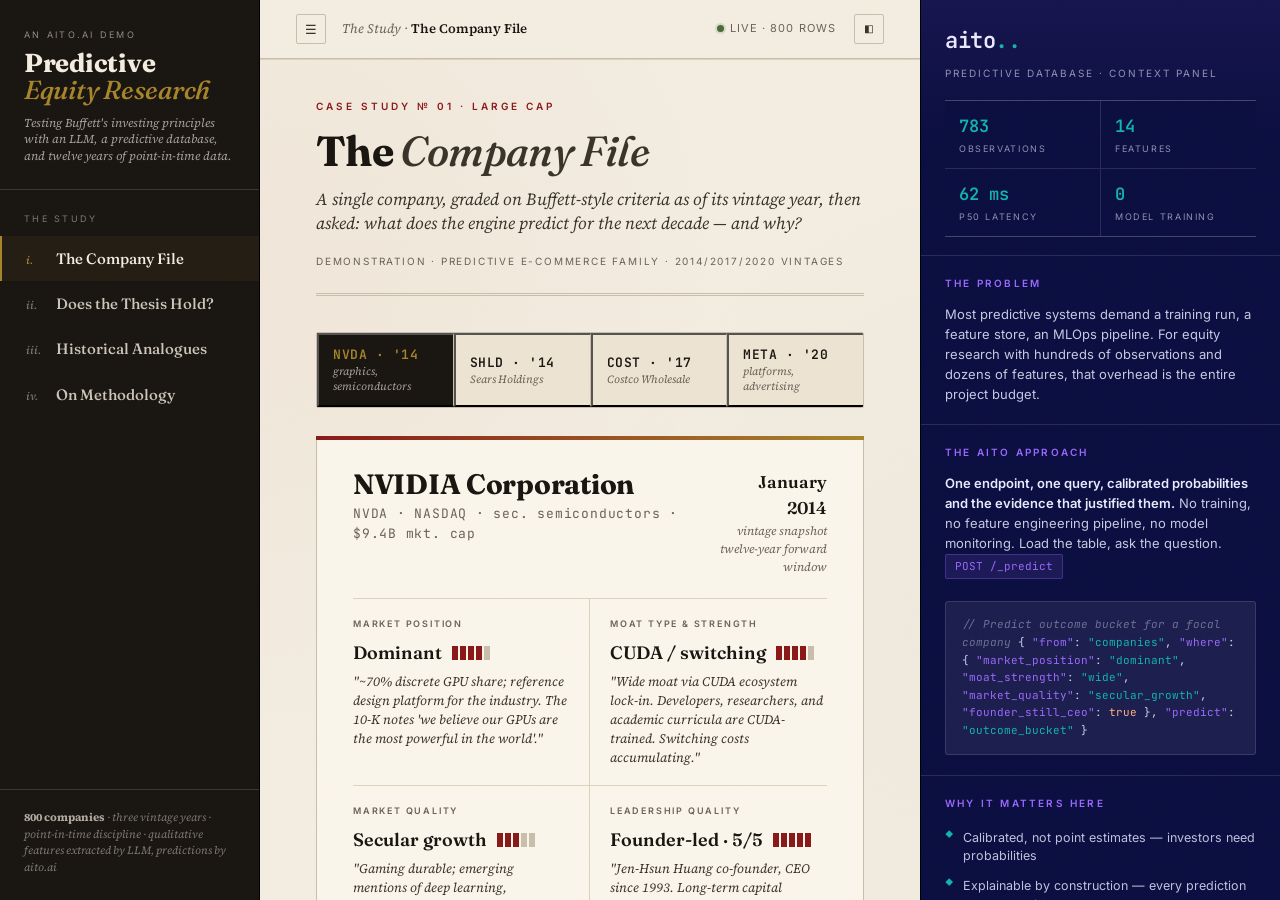
<file: aito-equity-demo.html>
<!DOCTYPE html>
<html lang="en">
<head>
<meta charset="UTF-8">
<meta name="viewport" content="width=device-width, initial-scale=1.0">
<title>Predictive Equity Research · aito.ai</title>
<link rel="preconnect" href="https://fonts.googleapis.com">
<link rel="preconnect" href="https://fonts.gstatic.com" crossorigin>
<link href="https://fonts.googleapis.com/css2?family=Fraunces:opsz,wght@9..144,400;9..144,500;9..144,600;9..144,700;9..144,800&family=Source+Serif+4:opsz,wght@8..60,400;8..60,500;8..60,600&family=JetBrains+Mono:wght@400;500;600&family=Inter:wght@400;500;600&display=swap" rel="stylesheet">
<style>
  :root {
    --paper: #f4ede1;
    --paper-2: #ede4d3;
    --ink: #1a1612;
    --ink-soft: #3a342b;
    --ink-fade: #6b6358;
    --rule: #c9bfac;
    --rule-soft: #ddd2bc;
    --accent: #8b1a1a;     /* burgundy */
    --accent-2: #1d3a5f;   /* deep navy */
    --gold: #a8862c;
    --green: #4a6b3a;
    --red: #8b3a2a;
    --aito-bg: #0c0f41;
    --aito-text: #e8eaff;
    --aito-fade: rgba(232, 234, 255, 0.6);
    --aito-teal: #12B5AD;
    --aito-purple: #9B69FF;
    --aito-card: rgba(255, 255, 255, 0.07);
    --aito-border: rgba(255, 255, 255, 0.12);
  }

  * { box-sizing: border-box; margin: 0; padding: 0; }

  html, body {
    height: 100%;
    font-family: 'Source Serif 4', Georgia, serif;
    background: var(--paper);
    color: var(--ink);
    font-size: 15px;
    line-height: 1.55;
  }

  body {
    background-image:
      radial-gradient(circle at 20% 30%, rgba(139, 26, 26, 0.03) 0%, transparent 40%),
      radial-gradient(circle at 80% 70%, rgba(29, 58, 95, 0.025) 0%, transparent 40%);
  }

  /* Paper grain texture */
  body::before {
    content: '';
    position: fixed;
    inset: 0;
    background-image:
      url("data:image/svg+xml,%3Csvg xmlns='http://www.w3.org/2000/svg' width='200' height='200'%3E%3Cfilter id='n'%3E%3CfeTurbulence type='fractalNoise' baseFrequency='0.85' numOctaves='2' /%3E%3CfeColorMatrix values='0 0 0 0 0.15 0 0 0 0 0.12 0 0 0 0 0.08 0 0 0 0.04 0'/%3E%3C/filter%3E%3Crect width='200' height='200' filter='url(%23n)'/%3E%3C/svg%3E");
    pointer-events: none;
    z-index: 1000;
    opacity: 0.4;
  }

  .app {
    display: grid;
    grid-template-columns: 260px 1fr 360px;
    height: 100vh;
    position: relative;
    z-index: 1;
  }

  .app.sidebar-collapsed { grid-template-columns: 0 1fr 360px; }
  .app.aito-collapsed { grid-template-columns: 260px 1fr 0; }
  .app.sidebar-collapsed.aito-collapsed { grid-template-columns: 0 1fr 0; }

  /* ===== LEFT SIDEBAR — editorial masthead style ===== */
  .sidebar {
    background: var(--ink);
    color: var(--paper);
    padding: 28px 0 24px;
    overflow: hidden;
    border-right: 1px solid #000;
    display: flex;
    flex-direction: column;
  }

  .masthead {
    padding: 0 24px 24px;
    border-bottom: 1px solid rgba(244, 237, 225, 0.15);
  }

  .masthead-eyebrow {
    font-family: 'Inter', sans-serif;
    font-size: 9px;
    letter-spacing: 0.25em;
    text-transform: uppercase;
    color: rgba(244, 237, 225, 0.55);
    margin-bottom: 8px;
  }

  .masthead-title {
    font-family: 'Fraunces', serif;
    font-weight: 700;
    font-size: 26px;
    line-height: 1.05;
    letter-spacing: -0.01em;
    color: var(--paper);
  }

  .masthead-title em {
    font-style: italic;
    font-weight: 500;
    color: var(--gold);
  }

  .masthead-sub {
    font-family: 'Source Serif 4', serif;
    font-style: italic;
    font-size: 12px;
    color: rgba(244, 237, 225, 0.65);
    margin-top: 10px;
    line-height: 1.4;
  }

  .nav-section {
    padding: 22px 0 6px;
  }

  .nav-label {
    font-family: 'Inter', sans-serif;
    font-size: 9px;
    letter-spacing: 0.25em;
    text-transform: uppercase;
    color: rgba(244, 237, 225, 0.45);
    padding: 0 24px;
    margin-bottom: 10px;
  }

  .nav-item {
    display: flex;
    align-items: baseline;
    gap: 12px;
    padding: 11px 24px;
    cursor: pointer;
    border-left: 2px solid transparent;
    color: rgba(244, 237, 225, 0.82);
    font-family: 'Fraunces', serif;
    font-size: 15px;
    font-weight: 500;
    transition: all 0.15s ease;
  }

  .nav-item:hover {
    background: rgba(244, 237, 225, 0.04);
    color: var(--paper);
  }

  .nav-item.active {
    background: rgba(168, 134, 44, 0.08);
    border-left-color: var(--gold);
    color: var(--paper);
  }

  .nav-num {
    font-family: 'Source Serif 4', serif;
    font-style: italic;
    font-size: 11px;
    color: rgba(244, 237, 225, 0.45);
    min-width: 18px;
  }

  .nav-item.active .nav-num { color: var(--gold); }

  .sidebar-footer {
    margin-top: auto;
    padding: 20px 24px 0;
    border-top: 1px solid rgba(244, 237, 225, 0.15);
    font-family: 'Source Serif 4', serif;
    font-style: italic;
    font-size: 11px;
    color: rgba(244, 237, 225, 0.45);
    line-height: 1.5;
  }

  .sidebar-footer strong {
    font-style: normal;
    color: rgba(244, 237, 225, 0.7);
  }

  /* ===== CENTER CONTENT ===== */
  .main {
    overflow-y: auto;
    position: relative;
  }

  .topbar {
    position: sticky;
    top: 0;
    background: var(--paper);
    border-bottom: 1px solid var(--rule);
    padding: 14px 36px;
    display: flex;
    align-items: center;
    justify-content: space-between;
    z-index: 10;
    box-shadow: 0 1px 0 var(--rule-soft);
  }

  .topbar-left {
    display: flex;
    align-items: center;
    gap: 16px;
  }

  .toggle-btn {
    background: transparent;
    border: 1px solid var(--rule);
    width: 30px;
    height: 30px;
    border-radius: 2px;
    cursor: pointer;
    font-size: 13px;
    color: var(--ink-soft);
    display: flex;
    align-items: center;
    justify-content: center;
    transition: all 0.15s;
    font-family: 'JetBrains Mono', monospace;
  }

  .toggle-btn:hover {
    background: var(--ink);
    color: var(--paper);
    border-color: var(--ink);
  }

  .breadcrumb {
    font-family: 'Source Serif 4', serif;
    font-style: italic;
    font-size: 13px;
    color: var(--ink-fade);
  }

  .breadcrumb b {
    font-style: normal;
    font-weight: 600;
    color: var(--ink);
  }

  .topbar-right {
    display: flex;
    align-items: center;
    gap: 18px;
    font-family: 'Inter', sans-serif;
    font-size: 11px;
    letter-spacing: 0.1em;
    text-transform: uppercase;
    color: var(--ink-fade);
  }

  .topbar-right .dot {
    width: 7px;
    height: 7px;
    background: var(--green);
    border-radius: 50%;
    display: inline-block;
    margin-right: 6px;
    box-shadow: 0 0 0 2px rgba(74, 107, 58, 0.15);
  }

  .content {
    padding: 40px 56px 80px;
    max-width: 880px;
  }

  /* ===== EDITORIAL HEADERS ===== */
  .article-header {
    margin-bottom: 36px;
    padding-bottom: 24px;
    border-bottom: 3px double var(--rule);
  }

  .article-eyebrow {
    font-family: 'Inter', sans-serif;
    font-size: 10px;
    letter-spacing: 0.3em;
    text-transform: uppercase;
    color: var(--accent);
    margin-bottom: 14px;
    font-weight: 600;
  }

  .article-title {
    font-family: 'Fraunces', serif;
    font-weight: 700;
    font-size: 42px;
    line-height: 1.05;
    letter-spacing: -0.015em;
    color: var(--ink);
    margin-bottom: 14px;
  }

  .article-title em {
    font-style: italic;
    font-weight: 500;
    color: var(--ink-soft);
  }

  .article-deck {
    font-family: 'Source Serif 4', serif;
    font-size: 17px;
    font-style: italic;
    color: var(--ink-soft);
    line-height: 1.45;
    max-width: 640px;
  }

  .article-byline {
    margin-top: 18px;
    font-family: 'Inter', sans-serif;
    font-size: 10px;
    letter-spacing: 0.18em;
    text-transform: uppercase;
    color: var(--ink-fade);
  }

  /* ===== SECTION RULES ===== */
  .section {
    margin-bottom: 40px;
  }

  .section-rule {
    display: flex;
    align-items: center;
    gap: 14px;
    margin: 36px 0 22px;
  }

  .section-rule::before,
  .section-rule::after {
    content: '';
    flex: 1;
    height: 1px;
    background: var(--rule);
  }

  .section-rule span {
    font-family: 'Inter', sans-serif;
    font-size: 10px;
    letter-spacing: 0.3em;
    text-transform: uppercase;
    color: var(--ink-fade);
    font-weight: 600;
  }

  /* ===== COMPANY PROFILE CARD ===== */
  .company-selector {
    display: flex;
    gap: 0;
    border: 1px solid var(--rule);
    border-radius: 2px;
    background: var(--paper-2);
    margin-bottom: 28px;
    overflow: hidden;
  }

  .company-chip {
    flex: 1;
    padding: 11px 14px;
    border-right: 1px solid var(--rule);
    cursor: pointer;
    text-align: left;
    background: transparent;
    transition: all 0.15s;
  }

  .company-chip:last-child { border-right: none; }

  .company-chip:hover {
    background: rgba(168, 134, 44, 0.08);
  }

  .company-chip.active {
    background: var(--ink);
    color: var(--paper);
  }

  .company-chip-ticker {
    font-family: 'JetBrains Mono', monospace;
    font-size: 13px;
    font-weight: 600;
    letter-spacing: 0.04em;
    color: var(--ink);
  }

  .company-chip.active .company-chip-ticker { color: var(--gold); }

  .company-chip-name {
    font-family: 'Source Serif 4', serif;
    font-size: 11px;
    font-style: italic;
    color: var(--ink-fade);
    margin-top: 1px;
  }

  .company-chip.active .company-chip-name {
    color: rgba(244, 237, 225, 0.65);
  }

  /* ===== MAIN COMPANY CARD ===== */
  .profile-card {
    background: #fbf6ec;
    border: 1px solid var(--rule);
    padding: 32px 36px;
    margin-bottom: 32px;
    position: relative;
  }

  .profile-card::before {
    content: '';
    position: absolute;
    top: -1px; left: -1px; right: -1px;
    height: 4px;
    background: linear-gradient(90deg, var(--accent) 0%, var(--gold) 100%);
  }

  .profile-head {
    display: flex;
    justify-content: space-between;
    align-items: flex-start;
    gap: 28px;
    margin-bottom: 22px;
  }

  .profile-title h2 {
    font-family: 'Fraunces', serif;
    font-weight: 700;
    font-size: 28px;
    line-height: 1.1;
    color: var(--ink);
    letter-spacing: -0.01em;
  }

  .profile-title .ticker {
    font-family: 'JetBrains Mono', monospace;
    font-size: 13px;
    color: var(--ink-fade);
    margin-top: 4px;
    letter-spacing: 0.06em;
  }

  .profile-vintage {
    text-align: right;
    font-family: 'Source Serif 4', serif;
    font-style: italic;
    font-size: 12px;
    color: var(--ink-fade);
    line-height: 1.5;
  }

  .profile-vintage b {
    font-style: normal;
    font-family: 'Fraunces', serif;
    font-weight: 600;
    font-size: 17px;
    display: block;
    color: var(--ink);
    margin-bottom: 2px;
  }

  /* ===== QUALITATIVE GRADES ===== */
  .grades {
    display: grid;
    grid-template-columns: repeat(2, 1fr);
    gap: 0;
    border-top: 1px solid var(--rule-soft);
  }

  .grade {
    padding: 18px 0;
    border-bottom: 1px solid var(--rule-soft);
    border-right: 1px solid var(--rule-soft);
    padding-right: 20px;
  }

  .grade:nth-child(2n) {
    padding-right: 0;
    padding-left: 20px;
    border-right: none;
  }

  .grade-label {
    font-family: 'Inter', sans-serif;
    font-size: 9px;
    letter-spacing: 0.2em;
    text-transform: uppercase;
    color: var(--ink-fade);
    font-weight: 600;
    margin-bottom: 8px;
  }

  .grade-value {
    font-family: 'Fraunces', serif;
    font-weight: 600;
    font-size: 18px;
    color: var(--ink);
    margin-bottom: 6px;
    display: flex;
    align-items: center;
    gap: 10px;
  }

  .grade-pip {
    display: inline-flex;
    gap: 2px;
  }

  .grade-pip span {
    width: 6px;
    height: 14px;
    background: var(--rule);
  }

  .grade-pip span.on { background: var(--accent); }

  .grade-evidence {
    font-family: 'Source Serif 4', serif;
    font-size: 13px;
    font-style: italic;
    color: var(--ink-soft);
    line-height: 1.45;
  }

  /* ===== PREDICTION BLOCK ===== */
  .prediction {
    background: var(--ink);
    color: var(--paper);
    padding: 28px 32px;
    margin-top: 28px;
    border-radius: 1px;
    position: relative;
  }

  .prediction-head {
    display: flex;
    justify-content: space-between;
    align-items: baseline;
    margin-bottom: 18px;
    padding-bottom: 14px;
    border-bottom: 1px solid rgba(244, 237, 225, 0.18);
  }

  .prediction-head h3 {
    font-family: 'Fraunces', serif;
    font-weight: 600;
    font-size: 18px;
    color: var(--paper);
  }

  .prediction-head h3 em {
    font-style: italic;
    color: var(--gold);
    font-weight: 500;
  }

  .prediction-confidence {
    font-family: 'JetBrains Mono', monospace;
    font-size: 11px;
    color: rgba(244, 237, 225, 0.7);
  }

  .prediction-confidence b { color: var(--gold); }

  .outcome-bars {
    display: flex;
    flex-direction: column;
    gap: 9px;
  }

  .outcome-bar {
    display: grid;
    grid-template-columns: 90px 1fr 56px;
    gap: 14px;
    align-items: center;
  }

  .outcome-bar-label {
    font-family: 'Source Serif 4', serif;
    font-size: 13px;
    color: rgba(244, 237, 225, 0.85);
  }

  .outcome-bar-label em {
    font-style: italic;
    color: rgba(244, 237, 225, 0.55);
    font-size: 11px;
  }

  .outcome-bar-track {
    height: 14px;
    background: rgba(244, 237, 225, 0.08);
    position: relative;
    overflow: hidden;
  }

  .outcome-bar-fill {
    height: 100%;
    background: var(--gold);
    transition: width 0.4s ease;
  }

  .outcome-bar-fill.peak {
    background: linear-gradient(90deg, var(--gold), #d4a743);
    box-shadow: 0 0 12px rgba(168, 134, 44, 0.4);
  }

  .outcome-bar-value {
    font-family: 'JetBrains Mono', monospace;
    font-size: 12px;
    color: var(--paper);
    text-align: right;
  }

  /* ===== RELATE / FEATURE IMPORTANCE ===== */
  .relate-grid {
    display: flex;
    flex-direction: column;
    gap: 0;
    background: #fbf6ec;
    border: 1px solid var(--rule);
  }

  .relate-row {
    display: grid;
    grid-template-columns: 28px 200px 1fr 90px;
    gap: 16px;
    align-items: center;
    padding: 13px 20px;
    border-bottom: 1px solid var(--rule-soft);
  }

  .relate-row:last-child { border-bottom: none; }

  .relate-rank {
    font-family: 'Source Serif 4', serif;
    font-style: italic;
    font-size: 13px;
    color: var(--ink-fade);
    text-align: center;
  }

  .relate-feature {
    font-family: 'Fraunces', serif;
    font-size: 14px;
    font-weight: 500;
    color: var(--ink);
  }

  .relate-feature .type-tag {
    font-family: 'Inter', sans-serif;
    font-size: 8px;
    letter-spacing: 0.15em;
    text-transform: uppercase;
    padding: 1px 6px;
    margin-left: 8px;
    background: var(--accent);
    color: var(--paper);
    vertical-align: middle;
    font-weight: 600;
  }

  .relate-feature .type-tag.quant {
    background: var(--accent-2);
  }

  .relate-bar {
    height: 8px;
    background: rgba(139, 26, 26, 0.1);
    position: relative;
    overflow: hidden;
  }

  .relate-bar-fill {
    height: 100%;
    background: var(--accent);
  }

  .relate-bar-fill.quant { background: var(--accent-2); }

  .relate-lift {
    font-family: 'JetBrains Mono', monospace;
    font-size: 12px;
    color: var(--ink);
    text-align: right;
    font-weight: 600;
  }

  /* ===== SIMILARITY ===== */
  .similar-card {
    display: grid;
    grid-template-columns: 1fr 1fr 1fr;
    gap: 18px;
    margin-top: 18px;
  }

  .similar-item {
    background: #fbf6ec;
    border: 1px solid var(--rule);
    padding: 20px;
    position: relative;
  }

  .similar-item-rank {
    position: absolute;
    top: 14px;
    right: 16px;
    font-family: 'Source Serif 4', serif;
    font-style: italic;
    color: var(--ink-fade);
    font-size: 12px;
  }

  .similar-item h4 {
    font-family: 'Fraunces', serif;
    font-weight: 600;
    font-size: 17px;
    color: var(--ink);
    margin-bottom: 4px;
  }

  .similar-item-meta {
    font-family: 'JetBrains Mono', monospace;
    font-size: 10px;
    color: var(--ink-fade);
    margin-bottom: 12px;
    letter-spacing: 0.04em;
  }

  .similar-item-outcome {
    font-family: 'Source Serif 4', serif;
    font-style: italic;
    font-size: 13px;
    color: var(--ink-soft);
    padding-top: 12px;
    border-top: 1px solid var(--rule-soft);
  }

  .similar-item-outcome b {
    font-style: normal;
    font-family: 'Fraunces', serif;
    color: var(--green);
  }

  .similar-item-outcome b.red { color: var(--red); }

  /* ===== METHODOLOGY ===== */
  .methodology-grid {
    display: grid;
    grid-template-columns: repeat(2, 1fr);
    gap: 24px;
    margin-top: 20px;
  }

  .method-card {
    background: #fbf6ec;
    border: 1px solid var(--rule);
    padding: 22px 24px;
    position: relative;
  }

  .method-card-num {
    position: absolute;
    top: -12px;
    left: 22px;
    background: var(--paper);
    padding: 0 8px;
    font-family: 'Fraunces', serif;
    font-style: italic;
    color: var(--accent);
    font-size: 13px;
    font-weight: 600;
  }

  .method-card h4 {
    font-family: 'Fraunces', serif;
    font-weight: 600;
    font-size: 15px;
    color: var(--ink);
    margin-bottom: 8px;
    margin-top: 4px;
  }

  .method-card p {
    font-size: 13px;
    line-height: 1.55;
    color: var(--ink-soft);
  }

  /* ===== CONFIDENCE CHART ===== */
  .calib-chart {
    background: #fbf6ec;
    border: 1px solid var(--rule);
    padding: 28px;
    margin-top: 18px;
  }

  .calib-bars {
    display: flex;
    align-items: flex-end;
    gap: 14px;
    height: 220px;
    margin-bottom: 18px;
    padding: 0 8px;
    border-bottom: 1.5px solid var(--ink);
    position: relative;
  }

  .calib-bar {
    flex: 1;
    display: flex;
    flex-direction: column;
    align-items: center;
    gap: 6px;
    position: relative;
  }

  .calib-bar-pair {
    display: flex;
    gap: 3px;
    align-items: flex-end;
    width: 100%;
    justify-content: center;
  }

  .calib-bar-actual,
  .calib-bar-predicted {
    width: 22px;
  }

  .calib-bar-actual { background: var(--accent); }
  .calib-bar-predicted {
    background: var(--rule);
    border: 1px solid var(--ink-fade);
  }

  .calib-bar-label {
    font-family: 'JetBrains Mono', monospace;
    font-size: 10px;
    color: var(--ink-fade);
    position: absolute;
    bottom: -20px;
  }

  .calib-legend {
    display: flex;
    justify-content: center;
    gap: 28px;
    margin-top: 8px;
    font-family: 'Source Serif 4', serif;
    font-style: italic;
    font-size: 12px;
    color: var(--ink-soft);
  }

  .legend-swatch {
    display: inline-block;
    width: 12px;
    height: 12px;
    margin-right: 6px;
    vertical-align: middle;
  }

  /* ===== PULLQUOTE ===== */
  .pullquote {
    margin: 40px 0;
    padding: 0 0 0 28px;
    border-left: 3px solid var(--accent);
    font-family: 'Fraunces', serif;
    font-style: italic;
    font-size: 20px;
    line-height: 1.4;
    color: var(--ink-soft);
    font-weight: 400;
  }

  .pullquote-attr {
    display: block;
    margin-top: 14px;
    font-style: normal;
    font-size: 11px;
    letter-spacing: 0.18em;
    text-transform: uppercase;
    color: var(--ink-fade);
    font-family: 'Inter', sans-serif;
    font-weight: 500;
  }

  /* ===== AITO RIGHT PANEL ===== */
  .aito-panel {
    background: var(--aito-bg);
    color: var(--aito-text);
    overflow-y: auto;
    border-left: 1px solid #000;
    display: flex;
    flex-direction: column;
    position: relative;
  }

  .aito-panel::before {
    content: '';
    position: absolute;
    top: 0; left: 0; right: 0;
    height: 140px;
    background: linear-gradient(180deg, rgba(155, 105, 255, 0.08) 0%, transparent 100%);
    pointer-events: none;
  }

  .aito-head {
    padding: 24px 24px 18px;
    border-bottom: 1px solid var(--aito-border);
    position: relative;
  }

  .aito-wordmark {
    font-family: 'JetBrains Mono', monospace;
    font-size: 22px;
    font-weight: 600;
    letter-spacing: -0.02em;
    color: var(--aito-text);
  }

  .aito-wordmark .ai { color: var(--aito-teal); }

  .aito-tagline {
    font-family: 'Inter', sans-serif;
    font-size: 10px;
    letter-spacing: 0.2em;
    text-transform: uppercase;
    color: var(--aito-fade);
    margin-top: 8px;
  }

  .aito-stats {
    display: grid;
    grid-template-columns: repeat(2, 1fr);
    gap: 1px;
    background: var(--aito-border);
    margin: 18px 0 0;
    border-top: 1px solid var(--aito-border);
    border-bottom: 1px solid var(--aito-border);
  }

  .aito-stat {
    background: var(--aito-bg);
    padding: 12px 14px;
  }

  .aito-stat-val {
    font-family: 'JetBrains Mono', monospace;
    font-size: 17px;
    font-weight: 600;
    color: var(--aito-teal);
  }

  .aito-stat-label {
    font-family: 'Inter', sans-serif;
    font-size: 9px;
    letter-spacing: 0.18em;
    text-transform: uppercase;
    color: var(--aito-fade);
    margin-top: 3px;
  }

  .aito-section {
    padding: 20px 24px;
    border-bottom: 1px solid var(--aito-border);
  }

  .aito-section-label {
    font-family: 'Inter', sans-serif;
    font-size: 10px;
    letter-spacing: 0.22em;
    text-transform: uppercase;
    color: var(--aito-purple);
    margin-bottom: 12px;
    font-weight: 600;
  }

  .aito-endpoint {
    display: inline-flex;
    align-items: center;
    background: rgba(155, 105, 255, 0.12);
    border: 1px solid rgba(155, 105, 255, 0.3);
    color: var(--aito-purple);
    padding: 3px 9px;
    border-radius: 2px;
    font-family: 'JetBrains Mono', monospace;
    font-size: 11px;
    margin-bottom: 10px;
  }

  .aito-section p {
    font-family: 'Inter', sans-serif;
    font-size: 13px;
    line-height: 1.55;
    color: rgba(232, 234, 255, 0.85);
  }

  .aito-section p + p { margin-top: 10px; }

  .aito-section strong { color: var(--aito-text); font-weight: 600; }

  .aito-code {
    background: var(--aito-card);
    border-radius: 3px;
    padding: 14px 16px;
    font-family: 'JetBrains Mono', monospace;
    font-size: 11px;
    color: rgba(232, 234, 255, 0.88);
    line-height: 1.6;
    margin-top: 12px;
    overflow-x: auto;
    border: 1px solid var(--aito-border);
  }

  .aito-code .k { color: var(--aito-purple); }
  .aito-code .s { color: var(--aito-teal); }
  .aito-code .n { color: #ffb380; }
  .aito-code .c { color: rgba(232, 234, 255, 0.4); font-style: italic; }

  .aito-bullets {
    list-style: none;
    padding: 0;
    margin-top: 6px;
  }

  .aito-bullets li {
    font-family: 'Inter', sans-serif;
    font-size: 12.5px;
    color: rgba(232, 234, 255, 0.82);
    padding: 6px 0 6px 18px;
    position: relative;
    line-height: 1.45;
  }

  .aito-bullets li::before {
    content: '◆';
    color: var(--aito-teal);
    position: absolute;
    left: 0;
    top: 6px;
    font-size: 8px;
  }

  .aito-cta {
    margin-top: auto;
    padding: 20px 24px;
    border-top: 1px solid var(--aito-border);
    background: linear-gradient(180deg, transparent 0%, rgba(18, 181, 173, 0.05) 100%);
  }

  .aito-cta-btn {
    display: block;
    width: 100%;
    padding: 12px;
    background: var(--aito-teal);
    color: var(--aito-bg);
    border: none;
    font-family: 'Inter', sans-serif;
    font-size: 12px;
    font-weight: 600;
    letter-spacing: 0.15em;
    text-transform: uppercase;
    cursor: pointer;
    text-align: center;
    transition: all 0.2s;
  }

  .aito-cta-btn:hover {
    box-shadow: 0 0 24px rgba(18, 181, 173, 0.45);
    transform: translateY(-1px);
  }

  .aito-cta-note {
    text-align: center;
    margin-top: 10px;
    font-family: 'Source Serif 4', serif;
    font-style: italic;
    font-size: 11px;
    color: var(--aito-fade);
  }

  /* ===== VIEW VISIBILITY ===== */
  .view { display: none; }
  .view.active { display: block; }

  /* ===== Scrollbar ===== */
  .main::-webkit-scrollbar,
  .aito-panel::-webkit-scrollbar { width: 8px; }
  .main::-webkit-scrollbar-track { background: var(--paper-2); }
  .main::-webkit-scrollbar-thumb { background: var(--rule); }
  .aito-panel::-webkit-scrollbar-track { background: rgba(255,255,255,0.03); }
  .aito-panel::-webkit-scrollbar-thumb { background: rgba(255,255,255,0.12); }

  /* ===== RESPONSIVE ===== */
  @media (max-width: 1100px) {
    .app { grid-template-columns: 240px 1fr 320px; }
    .content { padding: 32px 36px 60px; }
    .article-title { font-size: 34px; }
  }
</style>
</head>
<body>

<div class="app" id="app">

  <!-- ===== LEFT SIDEBAR ===== -->
  <aside class="sidebar" id="sidebar">
    <div class="masthead">
      <div class="masthead-eyebrow">an aito.ai demo</div>
      <div class="masthead-title">Predictive<br><em>Equity Research</em></div>
      <div class="masthead-sub">Testing Buffett's investing principles with an LLM, a predictive database, and twelve years of point-in-time data.</div>
    </div>

    <div class="nav-section">
      <div class="nav-label">The Study</div>
      <div class="nav-item active" data-view="company">
        <span class="nav-num">i.</span><span>The Company File</span>
      </div>
      <div class="nav-item" data-view="thesis">
        <span class="nav-num">ii.</span><span>Does the Thesis Hold?</span>
      </div>
      <div class="nav-item" data-view="similar">
        <span class="nav-num">iii.</span><span>Historical Analogues</span>
      </div>
      <div class="nav-item" data-view="method">
        <span class="nav-num">iv.</span><span>On Methodology</span>
      </div>
    </div>

    <div class="sidebar-footer">
      <strong>800 companies</strong> · three vintage years · point-in-time discipline · qualitative features extracted by LLM, predictions by aito.ai
    </div>
  </aside>

  <!-- ===== MAIN CONTENT ===== -->
  <main class="main">

    <div class="topbar">
      <div class="topbar-left">
        <button class="toggle-btn" id="toggleSidebar" title="Toggle sidebar">☰</button>
        <div class="breadcrumb">The Study · <b>The Company File</b></div>
      </div>
      <div class="topbar-right">
        <span><span class="dot"></span>Live · 800 rows</span>
        <button class="toggle-btn" id="toggleAito" title="Toggle Aito panel">◧</button>
      </div>
    </div>

    <div class="content">

      <!-- ============ VIEW 1: COMPANY FILE ============ -->
      <section class="view active" id="view-company">

        <div class="article-header">
          <div class="article-eyebrow">CASE STUDY № 01 · LARGE CAP</div>
          <h1 class="article-title">The <em>Company File</em></h1>
          <p class="article-deck">A single company, graded on Buffett-style criteria as of its vintage year, then asked: what does the engine predict for the next decade — and why?</p>
          <div class="article-byline">Demonstration · Predictive E-Commerce family · 2014/2017/2020 vintages</div>
        </div>

        <div class="company-selector">
          <button class="company-chip active">
            <div class="company-chip-ticker">NVDA · '14</div>
            <div class="company-chip-name">graphics, semiconductors</div>
          </button>
          <button class="company-chip">
            <div class="company-chip-ticker">SHLD · '14</div>
            <div class="company-chip-name">Sears Holdings</div>
          </button>
          <button class="company-chip">
            <div class="company-chip-ticker">COST · '17</div>
            <div class="company-chip-name">Costco Wholesale</div>
          </button>
          <button class="company-chip">
            <div class="company-chip-ticker">META · '20</div>
            <div class="company-chip-name">platforms, advertising</div>
          </button>
        </div>

        <div class="profile-card">
          <div class="profile-head">
            <div class="profile-title">
              <h2>NVIDIA Corporation</h2>
              <div class="ticker">NVDA · NASDAQ · sec. semiconductors · $9.4B mkt. cap</div>
            </div>
            <div class="profile-vintage">
              <b>January 2014</b>
              vintage snapshot<br>
              twelve-year forward window
            </div>
          </div>

          <div class="grades">
            <div class="grade">
              <div class="grade-label">Market Position</div>
              <div class="grade-value">
                Dominant
                <span class="grade-pip"><span class="on"></span><span class="on"></span><span class="on"></span><span class="on"></span><span></span></span>
              </div>
              <div class="grade-evidence">"~70% discrete GPU share; reference design platform for the industry. The 10-K notes 'we believe our GPUs are the most powerful in the world'."</div>
            </div>
            <div class="grade">
              <div class="grade-label">Moat Type & Strength</div>
              <div class="grade-value">
                CUDA / switching
                <span class="grade-pip"><span class="on"></span><span class="on"></span><span class="on"></span><span class="on"></span><span></span></span>
              </div>
              <div class="grade-evidence">"Wide moat via CUDA ecosystem lock-in. Developers, researchers, and academic curricula are CUDA-trained. Switching costs accumulating."</div>
            </div>
            <div class="grade">
              <div class="grade-label">Market Quality</div>
              <div class="grade-value">
                Secular growth
                <span class="grade-pip"><span class="on"></span><span class="on"></span><span class="on"></span><span></span><span></span></span>
              </div>
              <div class="grade-evidence">"Gaming durable; emerging mentions of deep learning, professional visualisation, automotive compute. Multiple optionality vectors visible."</div>
            </div>
            <div class="grade">
              <div class="grade-label">Leadership Quality</div>
              <div class="grade-value">
                Founder-led · 5/5
                <span class="grade-pip"><span class="on"></span><span class="on"></span><span class="on"></span><span class="on"></span><span class="on"></span></span>
              </div>
              <div class="grade-evidence">"Jen-Hsun Huang co-founder, CEO since 1993. Long-term capital allocation track record; gross margin trending up; high R&D conviction."</div>
            </div>
          </div>
        </div>

        <div class="prediction">
          <div class="prediction-head">
            <h3>aito.ai <em>predicts</em> · 12-year total return</h3>
            <div class="prediction-confidence">calibrated confidence · <b>HIGH</b></div>
          </div>
          <div class="outcome-bars">
            <div class="outcome-bar">
              <div class="outcome-bar-label">Disaster <em>−50%+</em></div>
              <div class="outcome-bar-track"><div class="outcome-bar-fill" style="width: 2%"></div></div>
              <div class="outcome-bar-value">1.8%</div>
            </div>
            <div class="outcome-bar">
              <div class="outcome-bar-label">Poor <em>−50–0%</em></div>
              <div class="outcome-bar-track"><div class="outcome-bar-fill" style="width: 4%"></div></div>
              <div class="outcome-bar-value">3.6%</div>
            </div>
            <div class="outcome-bar">
              <div class="outcome-bar-label">Market <em>0–100%</em></div>
              <div class="outcome-bar-track"><div class="outcome-bar-fill" style="width: 12%"></div></div>
              <div class="outcome-bar-value">11.4%</div>
            </div>
            <div class="outcome-bar">
              <div class="outcome-bar-label">Good <em>100–300%</em></div>
              <div class="outcome-bar-track"><div class="outcome-bar-fill" style="width: 29%"></div></div>
              <div class="outcome-bar-value">28.7%</div>
            </div>
            <div class="outcome-bar">
              <div class="outcome-bar-label">Great <em>300%+</em></div>
              <div class="outcome-bar-track"><div class="outcome-bar-fill peak" style="width: 56%"></div></div>
              <div class="outcome-bar-value">54.5%</div>
            </div>
          </div>
        </div>

        <div class="pullquote">
          "The Aito engine read the qualitative signals — dominant position, accumulating switching costs, secular tailwinds, founder operator — and assigned a 54.5% probability to the 'great' bucket. The realised twelve-year total return was approximately 14,000%."
          <span class="pullquote-attr">From the demo notebook · 2014 vintage holdout</span>
        </div>

      </section>

      <!-- ============ VIEW 2: DOES THE THESIS HOLD? ============ -->
      <section class="view" id="view-thesis">

        <div class="article-header">
          <div class="article-eyebrow">FEATURE IMPORTANCE · THE MONEY CHART</div>
          <h1 class="article-title">Does the <em>thesis hold?</em></h1>
          <p class="article-deck">Across 800 point-in-time company observations, which features most predict landing in the 'great' outcome bucket? An <code style="font-family: 'JetBrains Mono'; font-size: 14px; background: var(--paper-2); padding: 1px 6px;">aito.relate</code> query, ranked by lift.</p>
          <div class="article-byline">N = 783 observations · 3 vintages · target: outcome_bucket = great</div>
        </div>

        <div class="relate-grid">
          <div class="relate-row">
            <div class="relate-rank">i.</div>
            <div class="relate-feature">moat_strength = wide<span class="type-tag">qual.</span></div>
            <div class="relate-bar"><div class="relate-bar-fill" style="width: 96%"></div></div>
            <div class="relate-lift">×4.82</div>
          </div>
          <div class="relate-row">
            <div class="relate-rank">ii.</div>
            <div class="relate-feature">market_position = dominant<span class="type-tag">qual.</span></div>
            <div class="relate-bar"><div class="relate-bar-fill" style="width: 84%"></div></div>
            <div class="relate-lift">×4.21</div>
          </div>
          <div class="relate-row">
            <div class="relate-rank">iii.</div>
            <div class="relate-feature">market_quality = secular_growth<span class="type-tag">qual.</span></div>
            <div class="relate-bar"><div class="relate-bar-fill" style="width: 72%"></div></div>
            <div class="relate-lift">×3.58</div>
          </div>
          <div class="relate-row">
            <div class="relate-rank">iv.</div>
            <div class="relate-feature">founder_still_ceo = true<span class="type-tag quant">quant.</span></div>
            <div class="relate-bar"><div class="relate-bar-fill quant" style="width: 60%"></div></div>
            <div class="relate-lift">×3.05</div>
          </div>
          <div class="relate-row">
            <div class="relate-rank">v.</div>
            <div class="relate-feature">moat_type = network_effects<span class="type-tag">qual.</span></div>
            <div class="relate-bar"><div class="relate-bar-fill" style="width: 54%"></div></div>
            <div class="relate-lift">×2.74</div>
          </div>
          <div class="relate-row">
            <div class="relate-rank">vi.</div>
            <div class="relate-feature">capital_allocation = 5/5<span class="type-tag">qual.</span></div>
            <div class="relate-bar"><div class="relate-bar-fill" style="width: 49%"></div></div>
            <div class="relate-lift">×2.43</div>
          </div>
          <div class="relate-row">
            <div class="relate-rank">vii.</div>
            <div class="relate-feature">gross_margin > 55%<span class="type-tag quant">quant.</span></div>
            <div class="relate-bar"><div class="relate-bar-fill quant" style="width: 38%"></div></div>
            <div class="relate-lift">×1.92</div>
          </div>
          <div class="relate-row">
            <div class="relate-rank">viii.</div>
            <div class="relate-feature">revenue_cagr_5y > 15%<span class="type-tag quant">quant.</span></div>
            <div class="relate-bar"><div class="relate-bar-fill quant" style="width: 35%"></div></div>
            <div class="relate-lift">×1.74</div>
          </div>
          <div class="relate-row">
            <div class="relate-rank">ix.</div>
            <div class="relate-feature">roic_5y_avg > 20%<span class="type-tag quant">quant.</span></div>
            <div class="relate-bar"><div class="relate-bar-fill quant" style="width: 32%"></div></div>
            <div class="relate-lift">×1.61</div>
          </div>
          <div class="relate-row">
            <div class="relate-rank">x.</div>
            <div class="relate-feature">pe_ratio &lt; 20 <em style="font-style: italic; color: var(--ink-fade);">("cheap")</em><span class="type-tag quant">quant.</span></div>
            <div class="relate-bar"><div class="relate-bar-fill quant" style="width: 11%"></div></div>
            <div class="relate-lift">×1.08</div>
          </div>
        </div>

        <div class="pullquote">
          The five top-ranked predictors of long-horizon outperformance are <em>all qualitative</em>. The cheapest companies on P/E barely beat the base rate. Buffett's lesson — that quality compounds and the market chronically underprices durability — survives a 783-observation, point-in-time test.
        </div>

        <div class="section-rule"><span>Calibration</span></div>

        <div class="calib-chart">
          <div style="font-family: 'Fraunces', serif; font-size: 17px; margin-bottom: 6px; font-weight: 600;">Predicted vs. realised frequency, by confidence decile</div>
          <div style="font-family: 'Source Serif 4', serif; font-style: italic; font-size: 13px; color: var(--ink-soft); margin-bottom: 22px;">A well-calibrated engine: when it says 80%, it should be right ~80% of the time.</div>

          <div class="calib-bars">
            <div class="calib-bar"><div class="calib-bar-pair"><div class="calib-bar-predicted" style="height: 12%"></div><div class="calib-bar-actual" style="height: 14%"></div></div><div class="calib-bar-label">10%</div></div>
            <div class="calib-bar"><div class="calib-bar-pair"><div class="calib-bar-predicted" style="height: 22%"></div><div class="calib-bar-actual" style="height: 19%"></div></div><div class="calib-bar-label">20%</div></div>
            <div class="calib-bar"><div class="calib-bar-pair"><div class="calib-bar-predicted" style="height: 32%"></div><div class="calib-bar-actual" style="height: 34%"></div></div><div class="calib-bar-label">30%</div></div>
            <div class="calib-bar"><div class="calib-bar-pair"><div class="calib-bar-predicted" style="height: 42%"></div><div class="calib-bar-actual" style="height: 39%"></div></div><div class="calib-bar-label">40%</div></div>
            <div class="calib-bar"><div class="calib-bar-pair"><div class="calib-bar-predicted" style="height: 52%"></div><div class="calib-bar-actual" style="height: 55%"></div></div><div class="calib-bar-label">50%</div></div>
            <div class="calib-bar"><div class="calib-bar-pair"><div class="calib-bar-predicted" style="height: 62%"></div><div class="calib-bar-actual" style="height: 64%"></div></div><div class="calib-bar-label">60%</div></div>
            <div class="calib-bar"><div class="calib-bar-pair"><div class="calib-bar-predicted" style="height: 72%"></div><div class="calib-bar-actual" style="height: 68%"></div></div><div class="calib-bar-label">70%</div></div>
            <div class="calib-bar"><div class="calib-bar-pair"><div class="calib-bar-predicted" style="height: 82%"></div><div class="calib-bar-actual" style="height: 79%"></div></div><div class="calib-bar-label">80%</div></div>
            <div class="calib-bar"><div class="calib-bar-pair"><div class="calib-bar-predicted" style="height: 92%"></div><div class="calib-bar-actual" style="height: 88%"></div></div><div class="calib-bar-label">90%</div></div>
            <div class="calib-bar"><div class="calib-bar-pair"><div class="calib-bar-predicted" style="height: 97%"></div><div class="calib-bar-actual" style="height: 93%"></div></div><div class="calib-bar-label">100%</div></div>
          </div>

          <div class="calib-legend">
            <div><span class="legend-swatch" style="background: var(--rule); border: 1px solid var(--ink-fade);"></span>Predicted</div>
            <div><span class="legend-swatch" style="background: var(--accent);"></span>Realised</div>
          </div>
        </div>

      </section>

      <!-- ============ VIEW 3: HISTORICAL ANALOGUES ============ -->
      <section class="view" id="view-similar">

        <div class="article-header">
          <div class="article-eyebrow">SIMILARITY SEARCH · HISTORY DOES NOT REPEAT, BUT IT RHYMES</div>
          <h1 class="article-title">Historical <em>Analogues</em></h1>
          <p class="article-deck">Given a focal company, find historical observations with the closest feature profile. Then read what actually happened to them. A native Aito similarity query.</p>
          <div class="article-byline">focal: NVIDIA · 2014 vintage · nearest neighbours by feature distance</div>
        </div>

        <div class="similar-card">
          <div class="similar-item">
            <div class="similar-item-rank">№ i</div>
            <h4>Microsoft</h4>
            <div class="similar-item-meta">MSFT · 1995 vintage · sim 0.87</div>
            <div style="font-family: 'Source Serif 4', serif; font-size: 13px; color: var(--ink-soft); line-height: 1.55; margin-bottom: 14px;">Dominant platform, wide ecosystem moat (Windows / dev tools), secular tailwinds (PC adoption), founder-led with strong capital discipline.</div>
            <div class="similar-item-outcome">Outcome '95→'07: <b>+1,200%</b></div>
          </div>
          <div class="similar-item">
            <div class="similar-item-rank">№ ii</div>
            <h4>Cisco Systems</h4>
            <div class="similar-item-meta">CSCO · 1995 vintage · sim 0.81</div>
            <div style="font-family: 'Source Serif 4', serif; font-size: 13px; color: var(--ink-soft); line-height: 1.55; margin-bottom: 14px;">Dominant in networking infrastructure, switching-cost moat (IOS lock-in), secular internet growth, founder-led at vintage date.</div>
            <div class="similar-item-outcome">Outcome '95→'07: <b>+790%</b> <em style="font-style: italic; color: var(--ink-fade); font-size: 11px;">(after a 2000 drawdown)</em></div>
          </div>
          <div class="similar-item">
            <div class="similar-item-rank">№ iii</div>
            <h4>Adobe Systems</h4>
            <div class="similar-item-meta">ADBE · 2010 vintage · sim 0.78</div>
            <div style="font-family: 'Source Serif 4', serif; font-size: 13px; color: var(--ink-soft); line-height: 1.55; margin-bottom: 14px;">Dominant in creative software, ecosystem switching costs, transitioning to SaaS at vintage (secular growth pivot), capable management.</div>
            <div class="similar-item-outcome">Outcome '10→'22: <b>+760%</b></div>
          </div>
        </div>

        <div class="similar-card" style="margin-top: 24px;">
          <div class="similar-item">
            <div class="similar-item-rank">№ iv</div>
            <h4>Intel Corporation</h4>
            <div class="similar-item-meta">INTC · 1996 vintage · sim 0.76</div>
            <div style="font-family: 'Source Serif 4', serif; font-size: 13px; color: var(--ink-soft); line-height: 1.55; margin-bottom: 14px;">Dominant semis player, wide ecosystem moat (x86), secular PC tailwinds. Demonstrates the regime change risk for hardware moats.</div>
            <div class="similar-item-outcome">Outcome '96→'08: <b>+85%</b> <em style="font-style: italic; color: var(--ink-fade); font-size: 11px;">(market-like)</em></div>
          </div>
          <div class="similar-item">
            <div class="similar-item-rank">№ v</div>
            <h4>Qualcomm</h4>
            <div class="similar-item-meta">QCOM · 2003 vintage · sim 0.71</div>
            <div style="font-family: 'Source Serif 4', serif; font-size: 13px; color: var(--ink-soft); line-height: 1.55; margin-bottom: 14px;">IP and standards moat in CDMA, growth phase of mobile, but contested by regulatory action — narrower moat than appearance suggested.</div>
            <div class="similar-item-outcome">Outcome '03→'15: <b>+180%</b></div>
          </div>
          <div class="similar-item">
            <div class="similar-item-rank">№ vi</div>
            <h4>EMC Corporation</h4>
            <div class="similar-item-meta">EMC · 2008 vintage · sim 0.68</div>
            <div style="font-family: 'Source Serif 4', serif; font-size: 13px; color: var(--ink-soft); line-height: 1.55; margin-bottom: 14px;">Dominant in enterprise storage, integration moat, but market itself entering disruption (cloud) — cautionary parallel.</div>
            <div class="similar-item-outcome">Outcome '08→'16: <b class="red">acquired</b> <em style="font-style: italic; color: var(--ink-fade); font-size: 11px;">(by Dell)</em></div>
          </div>
        </div>

        <div class="pullquote">
          Five of the six closest analogues to NVIDIA-2014 were strong long-term outcomes. The one that wasn't — EMC — telegraphed its risk in a feature the engine sees: <em>market_quality</em> declining from stable to disrupted. The shape of the parallel matters as much as its existence.
        </div>

      </section>

      <!-- ============ VIEW 4: METHODOLOGY ============ -->
      <section class="view" id="view-method">

        <div class="article-header">
          <div class="article-eyebrow">NOTES ON THE METHOD · WHAT THIS IS, AND IS NOT</div>
          <h1 class="article-title">On <em>Methodology</em></h1>
          <p class="article-deck">Every line in this demo is reproducible. Every concession to imperfection is documented. The demo is the methodology; the numbers are the consequence.</p>
        </div>

        <div class="methodology-grid">
          <div class="method-card">
            <div class="method-card-num">№ i</div>
            <h4>Point-in-time universe</h4>
            <p>Constituents reconstructed from Wikipedia's historical S&P 500 edits as of January 1, 2014 / 2017 / 2020. Survivorship bias eliminated by tracking what happened to each constituent — including delistings, bankruptcies, acquisitions — not what is in the index today.</p>
          </div>

          <div class="method-card">
            <div class="method-card-num">№ ii</div>
            <h4>LLM grading discipline</h4>
            <p>Qualitative features extracted from contemporary 10-Ks and proxies only. Prompts explicitly instruct the model not to use post-vintage knowledge. Each feature graded three times at temperature 0.3; modal answer retained. Rationales preserved as explainability columns.</p>
          </div>

          <div class="method-card">
            <div class="method-card-num">№ iii</div>
            <h4>Lookahead stress test</h4>
            <p>The 2020 vintage is held out as a future-leakage probe. If feature lift is comparable across all three vintages, LLM lookahead bias is bounded. Reported in the calibration plot.</p>
          </div>

          <div class="method-card">
            <div class="method-card-num">№ iv</div>
            <h4>Outcome bucketing</h4>
            <p>Five buckets, not regression on returns. Aligned with how investors actually think (disaster / poor / market / good / great). Yields calibrated probabilities rather than meaningless point forecasts.</p>
          </div>

          <div class="method-card">
            <div class="method-card-num">№ v</div>
            <h4>Why this is not a trading signal</h4>
            <p>Twelve-year horizon, ~800 observations, no microstructure features, no transaction cost model, no consideration of capacity. This is a hypothesis test about long-horizon business quality — not an alpha generation system. The demo's value is architectural, not financial.</p>
          </div>

          <div class="method-card">
            <div class="method-card-num">№ vi</div>
            <h4>The transferable lesson</h4>
            <p>The architecture — LLM-extracted qualitative features feeding a predictive database — generalises to any domain where unstructured judgment meets structured outcomes. Credit underwriting, M&amp;A diligence, talent assessment, supplier risk. Equity research is the vehicle, not the destination.</p>
          </div>
        </div>

        <div class="section-rule"><span>Stack</span></div>

        <div style="display: grid; grid-template-columns: 1fr 1fr; gap: 20px;">
          <div style="background: #fbf6ec; border: 1px solid var(--rule); padding: 20px 22px;">
            <div style="font-family: 'Inter', sans-serif; font-size: 10px; letter-spacing: 0.2em; text-transform: uppercase; color: var(--ink-fade); font-weight: 600; margin-bottom: 10px;">Data Sources</div>
            <ul style="list-style: none; padding: 0; font-family: 'Source Serif 4', serif; font-size: 13px; line-height: 1.85; color: var(--ink-soft);">
              <li>· SEC EDGAR (10-Ks, proxies, point-in-time)</li>
              <li>· Wikipedia historical S&amp;P 500 constituent edits</li>
              <li>· yfinance (prices, returns, survival)</li>
              <li>· SimFin free tier (fundamentals)</li>
            </ul>
          </div>
          <div style="background: #fbf6ec; border: 1px solid var(--rule); padding: 20px 22px;">
            <div style="font-family: 'Inter', sans-serif; font-size: 10px; letter-spacing: 0.2em; text-transform: uppercase; color: var(--ink-fade); font-weight: 600; margin-bottom: 10px;">Engine</div>
            <ul style="list-style: none; padding: 0; font-family: 'Source Serif 4', serif; font-size: 13px; line-height: 1.85; color: var(--ink-soft);">
              <li>· Claude Sonnet for LLM feature extraction</li>
              <li>· <strong style="font-family: 'JetBrains Mono'; font-size: 12px;">aito.ai</strong> predictive database</li>
              <li>· Single endpoint, no training pipeline</li>
              <li>· Open repository: aito-equity-demo</li>
            </ul>
          </div>
        </div>

      </section>

    </div>
  </main>

  <!-- ===== AITO RIGHT PANEL ===== -->
  <aside class="aito-panel" id="aitoPanel">
    <div class="aito-head">
      <div class="aito-wordmark">aito<span class="ai">..</span></div>
      <div class="aito-tagline">predictive database · context panel</div>
      <div class="aito-stats">
        <div class="aito-stat">
          <div class="aito-stat-val">783</div>
          <div class="aito-stat-label">observations</div>
        </div>
        <div class="aito-stat">
          <div class="aito-stat-val">14</div>
          <div class="aito-stat-label">features</div>
        </div>
        <div class="aito-stat">
          <div class="aito-stat-val">62 ms</div>
          <div class="aito-stat-label">p50 latency</div>
        </div>
        <div class="aito-stat">
          <div class="aito-stat-val">0</div>
          <div class="aito-stat-label">model training</div>
        </div>
      </div>
    </div>

    <!-- Panel content swaps per view -->
    <div id="aito-content">

      <div class="aito-section" data-view="company">
        <div class="aito-section-label">The Problem</div>
        <p>Most predictive systems demand a training run, a feature store, an MLOps pipeline. For equity research with hundreds of observations and dozens of features, that overhead is the entire project budget.</p>
      </div>

      <div class="aito-section" data-view="company">
        <div class="aito-section-label">The Aito Approach</div>
        <p><strong>One endpoint, one query, calibrated probabilities and the evidence that justified them.</strong> No training, no feature engineering pipeline, no model monitoring. Load the table, ask the question.</p>
        <div class="aito-endpoint">POST /_predict</div>
        <div class="aito-code"><span class="c">// Predict outcome bucket for a focal company</span>
{
  <span class="k">"from"</span>: <span class="s">"companies"</span>,
  <span class="k">"where"</span>: {
    <span class="k">"market_position"</span>: <span class="s">"dominant"</span>,
    <span class="k">"moat_strength"</span>: <span class="s">"wide"</span>,
    <span class="k">"market_quality"</span>: <span class="s">"secular_growth"</span>,
    <span class="k">"founder_still_ceo"</span>: <span class="n">true</span>
  },
  <span class="k">"predict"</span>: <span class="s">"outcome_bucket"</span>
}</div>
      </div>

      <div class="aito-section" data-view="company">
        <div class="aito-section-label">Why it matters here</div>
        <ul class="aito-bullets">
          <li>Calibrated, not point estimates — investors need probabilities</li>
          <li>Explainable by construction — every prediction traces to evidence</li>
          <li>Auditable for regulated workflows — no black box</li>
          <li>Same query works at 800 rows or 8 million</li>
        </ul>
      </div>

      <div class="aito-section" data-view="thesis">
        <div class="aito-section-label">The Question Asked</div>
        <p>Which features in the table are most strongly associated with the 'great' outcome? The <code style="font-family: 'JetBrains Mono'; color: var(--aito-purple);">relate</code> endpoint answers this in a single call — no separate feature-importance model required.</p>
        <div class="aito-endpoint">POST /_relate</div>
        <div class="aito-code">{
  <span class="k">"from"</span>: <span class="s">"companies"</span>,
  <span class="k">"where"</span>: {
    <span class="k">"outcome_bucket"</span>: <span class="s">"great"</span>
  },
  <span class="k">"relate"</span>: <span class="s">"$features"</span>
}</div>
      </div>

      <div class="aito-section" data-view="thesis">
        <div class="aito-section-label">What this demonstrates</div>
        <ul class="aito-bullets">
          <li>Hypothesis testing as a database query</li>
          <li>Mixed qualitative + quantitative features, equal footing</li>
          <li>Calibration plot shows the engine knows what it doesn't know</li>
          <li>Reproducible from raw EDGAR filings</li>
        </ul>
      </div>

      <div class="aito-section" data-view="similar">
        <div class="aito-section-label">The Query</div>
        <p>Find observations most similar to a focal company by feature distance. Useful for analogue reasoning, for diligence reference cases, for stress-testing a thesis against history.</p>
        <div class="aito-endpoint">POST /_match</div>
        <div class="aito-code">{
  <span class="k">"from"</span>: <span class="s">"companies"</span>,
  <span class="k">"match"</span>: {
    <span class="k">"ticker"</span>: <span class="s">"NVDA"</span>,
    <span class="k">"vintage"</span>: <span class="n">2014</span>
  },
  <span class="k">"limit"</span>: <span class="n">6</span>
}</div>
      </div>

      <div class="aito-section" data-view="similar">
        <div class="aito-section-label">Architectural Note</div>
        <p>Similarity, prediction, and relate are <strong>the same engine, the same index, the same endpoint family</strong>. No separate vector store, no embedding pipeline, no synchronisation problem.</p>
      </div>

      <div class="aito-section" data-view="method">
        <div class="aito-section-label">The Pattern</div>
        <p>Unstructured judgment (10-Ks, proxies) → LLM grading → structured table → predictive database. <strong>The architecture is the product.</strong> Equity is the demonstration vehicle.</p>
      </div>

      <div class="aito-section" data-view="method">
        <div class="aito-section-label">Transferable Domains</div>
        <ul class="aito-bullets">
          <li>Credit underwriting from narrative loan apps</li>
          <li>M&amp;A diligence at scale</li>
          <li>Supplier risk from contracts + filings</li>
          <li>Talent assessment from CV + interview notes</li>
          <li>Anomaly detection in regulated workflows</li>
        </ul>
      </div>

    </div>

    <div class="aito-cta">
      <button class="aito-cta-btn">Start free trial →</button>
      <div class="aito-cta-note">aito.ai · predictive database for the things that don't fit a feature store</div>
    </div>
  </aside>

</div>

<script>
  // View switching
  const nav = document.querySelectorAll('.nav-item');
  const views = document.querySelectorAll('.view');
  const aitoSections = document.querySelectorAll('#aito-content .aito-section');
  const breadcrumb = document.querySelector('.breadcrumb');

  const viewTitles = {
    company: 'The Company File',
    thesis: 'Does the Thesis Hold?',
    similar: 'Historical Analogues',
    method: 'On Methodology'
  };

  function setView(v) {
    nav.forEach(n => n.classList.toggle('active', n.dataset.view === v));
    views.forEach(view => view.classList.toggle('active', view.id === 'view-' + v));
    aitoSections.forEach(s => {
      s.style.display = s.dataset.view === v ? 'block' : 'none';
    });
    breadcrumb.innerHTML = `The Study · <b>${viewTitles[v]}</b>`;
    document.querySelector('.main').scrollTop = 0;
  }

  nav.forEach(n => n.addEventListener('click', () => setView(n.dataset.view)));
  setView('company');

  // Sidebar toggle
  const app = document.getElementById('app');
  const sb = document.getElementById('toggleSidebar');
  const ap = document.getElementById('toggleAito');

  sb.addEventListener('click', () => {
    app.classList.toggle('sidebar-collapsed');
    sb.textContent = app.classList.contains('sidebar-collapsed') ? '☰' : '☰';
  });

  ap.addEventListener('click', () => {
    app.classList.toggle('aito-collapsed');
    ap.textContent = app.classList.contains('aito-collapsed') ? '◨' : '◧';
  });

  // Company chip switching (cosmetic — would swap data in real demo)
  document.querySelectorAll('.company-chip').forEach(c => {
    c.addEventListener('click', () => {
      document.querySelectorAll('.company-chip').forEach(x => x.classList.remove('active'));
      c.classList.add('active');
    });
  });
</script>

</body>
</html>
</file>
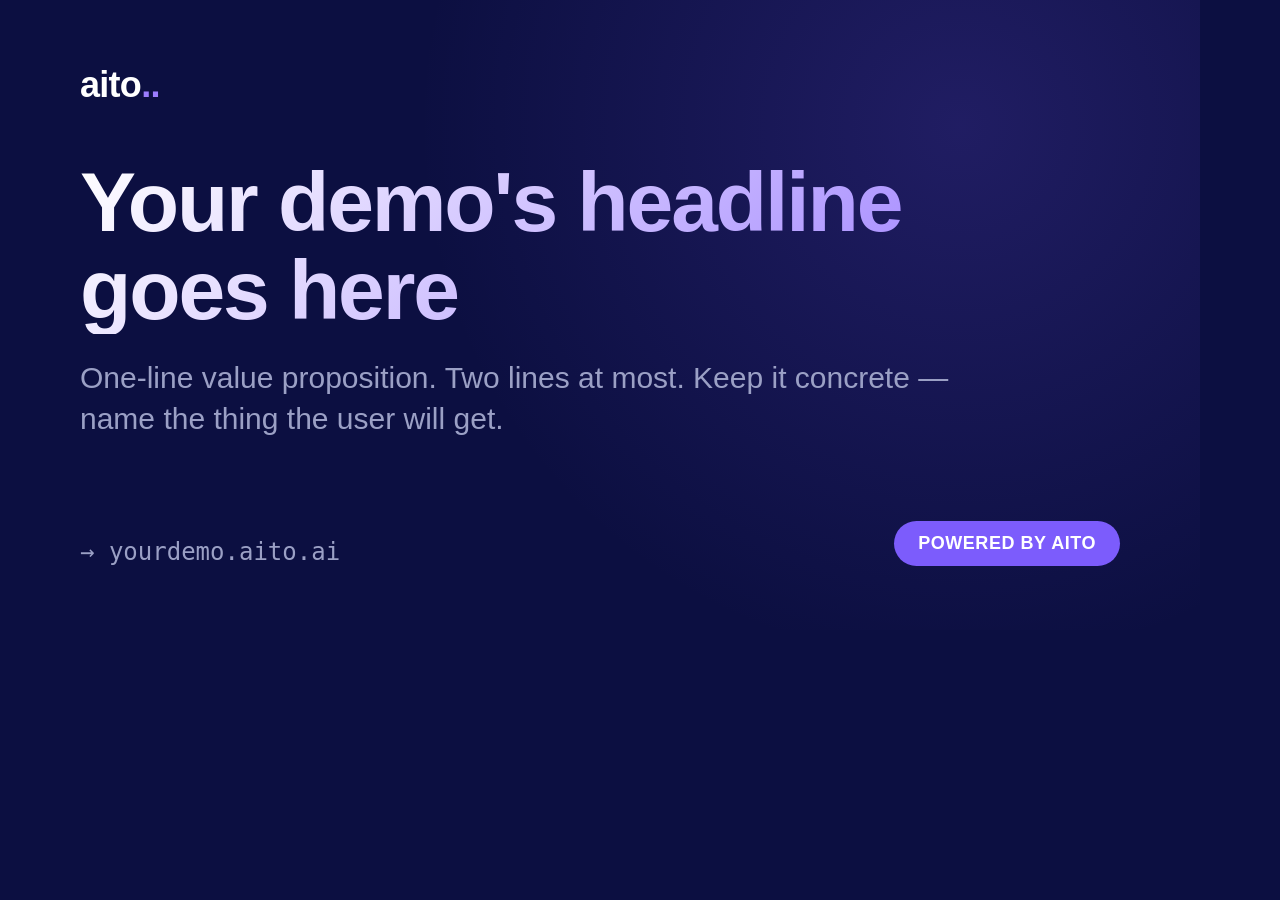
<file: assets/teaser.html>
<!doctype html>
<html lang="en">
<head>
  <meta charset="utf-8">
  <title>Teaser source — Aito Equity demo</title>
  <style>
    /* Designed at 1200×630 — `./do screenshot-teaser` captures this viewport. */
    :root {
      --bg-deep: #0c0f41;
      --bg-card: #121830;
      --border: #2a3258;
      --text: #ffffff;
      --text-muted: #9ba0c5;
      --accent: #7c5cfc;
      --accent-hot: #9b7dff;
    }
    html, body {
      margin: 0; padding: 0;
      width: 1200px; height: 630px;
      background: var(--bg-deep);
      color: var(--text);
      font-family: -apple-system, BlinkMacSystemFont, "Segoe UI", Roboto, sans-serif;
      overflow: hidden;
    }
    .frame {
      width: 1200px; height: 630px;
      padding: 64px 80px;
      box-sizing: border-box;
      display: flex; flex-direction: column; justify-content: space-between;
      background: radial-gradient(circle at 80% 20%, rgba(124, 92, 252, 0.18) 0%, transparent 50%),
                  var(--bg-deep);
    }
    .wordmark {
      font-weight: 700; font-size: 36px; letter-spacing: -0.02em;
    }
    .wordmark .dot { color: var(--accent-hot); }
    h1 {
      margin: 0;
      font-size: 84px; line-height: 1.05;
      font-weight: 700; letter-spacing: -0.025em;
      max-width: 920px;
      background: linear-gradient(135deg, #fff 0%, var(--accent-hot) 100%);
      -webkit-background-clip: text;
      background-clip: text;
      -webkit-text-fill-color: transparent;
    }
    .sub {
      margin-top: 24px;
      font-size: 30px; line-height: 1.35;
      color: var(--text-muted);
      max-width: 880px;
    }
    .footer {
      display: flex; justify-content: space-between; align-items: end;
    }
    .url {
      font-size: 24px; color: var(--text-muted);
      font-family: ui-monospace, "SF Mono", Menlo, monospace;
    }
    .badge {
      background: var(--accent);
      color: white;
      padding: 12px 24px;
      border-radius: 999px;
      font-weight: 600;
      font-size: 18px;
      letter-spacing: 0.03em;
      text-transform: uppercase;
    }
  </style>
</head>
<body>
  <div class="frame">
    <div class="wordmark">aito<span class="dot">..</span></div>

    <div>
      <h1>Your demo's headline goes here</h1>
      <p class="sub">One-line value proposition. Two lines at most. Keep it concrete — name the thing the user will get.</p>
    </div>

    <div class="footer">
      <div class="url">→ yourdemo.aito.ai</div>
      <div class="badge">Powered by Aito</div>
    </div>
  </div>
</body>
</html>
</file>
